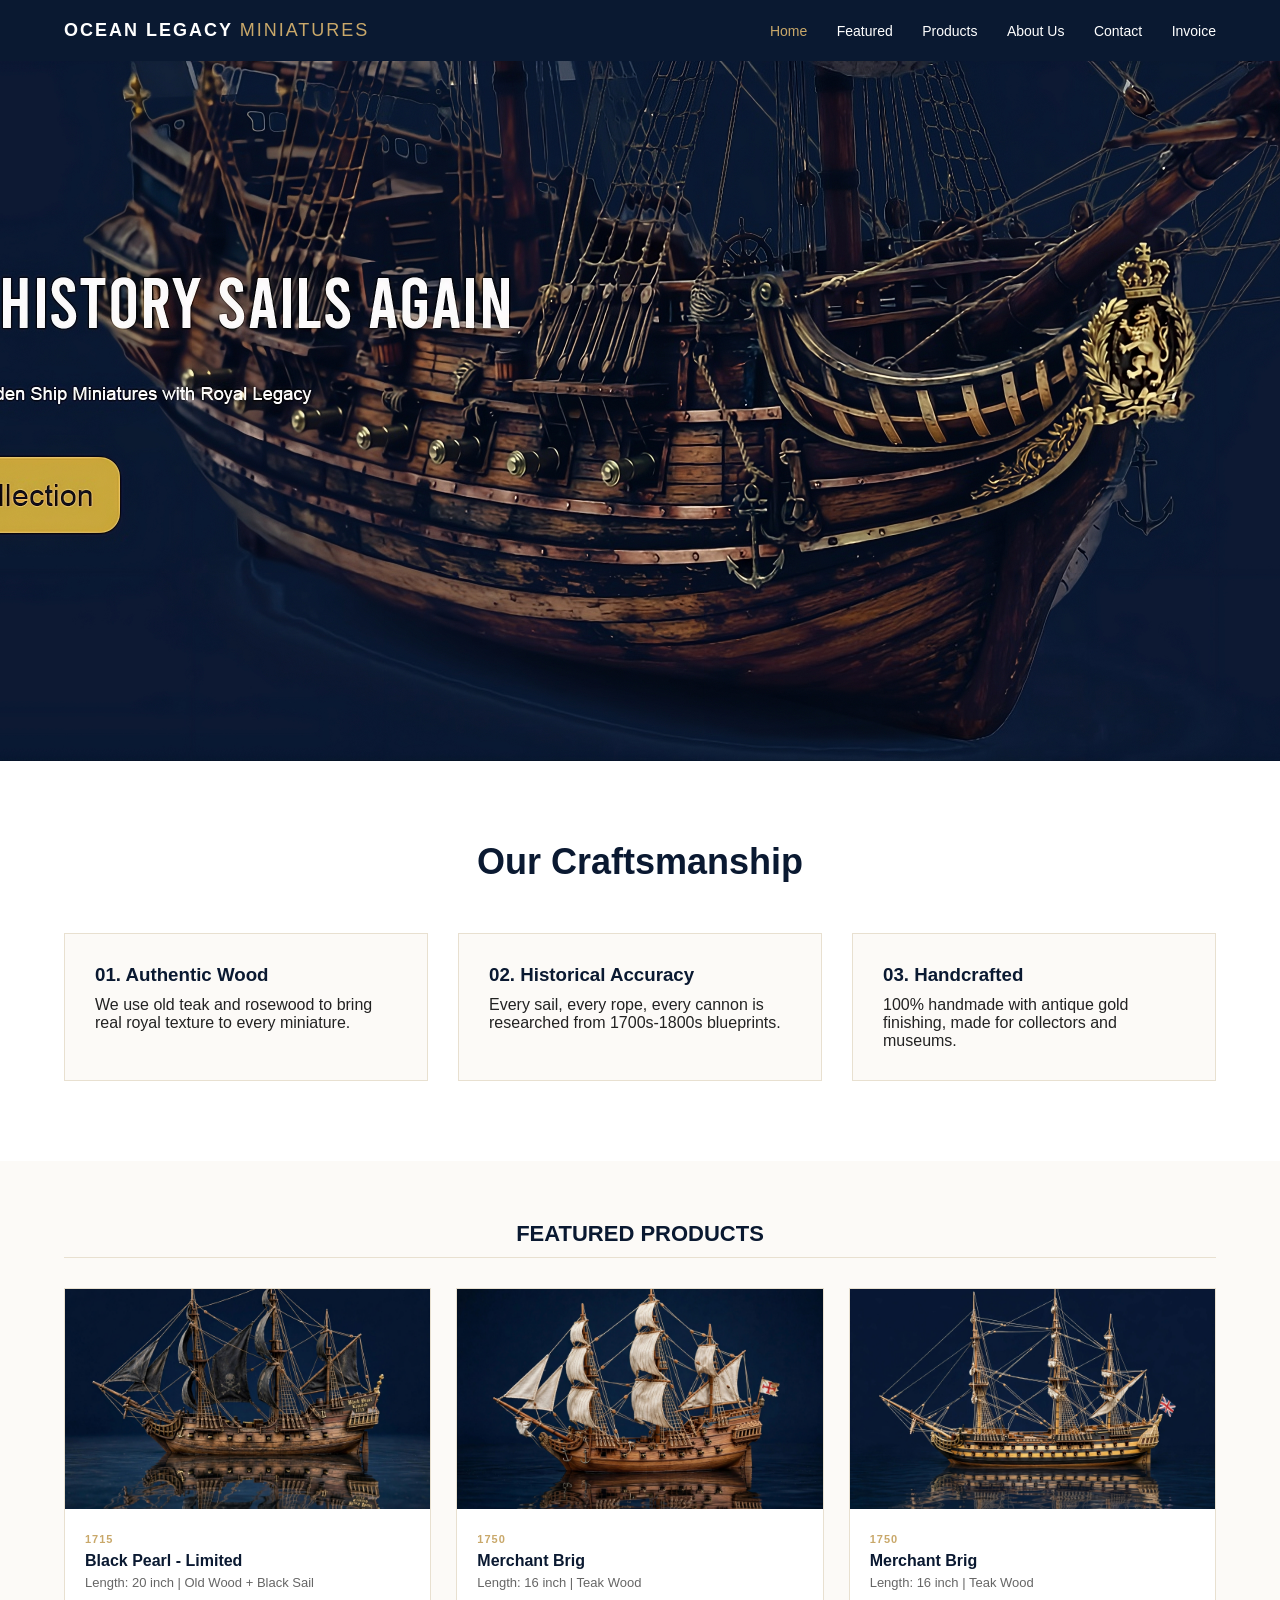
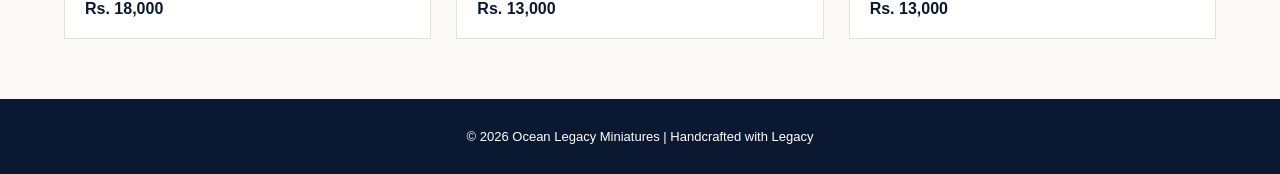
<file: index.html>
<!DOCTYPE html>
<html lang="en">
<head>
    <meta charset="UTF-8">
    <meta name="viewport" content="width=device-width, initial-scale=1.0">
    <title>Ocean Legacy Miniatures | Where History Sails Again</title>
    <link rel="stylesheet" href="style.css">
</head>
<body>

    <header class="navbar">
        <div class="logo">OCEAN LEGACY <span>MINIATURES</span></div>
        <nav>
            <a href="index.html" class="active">Home</a>
            <a href="featured.html">Featured</a>
            <a href="products.html">Products</a>
            <a href="about.html">About Us</a>
            <a href="contact.html">Contact</a>
            <a href="invoice.html" >Invoice</a>
        </nav>
    </header>

    <!-- banner -->
    <section class="full-banner">
        <img src="upscalemedia-transformed.png" alt="Ocean Legacy Banner" usemap="#Map">
        <map name="Map">
            <area shape="rect" coords="887,750,1133,825" href="products.html" alt="">
            <area shape="rect" coords="123,398,366,470" href="products.html" alt="">
        </map>
    </section>

    <section class="details-section">
        <div class="container">
            <h2>Our Craftsmanship</h2>
            <div class="details-grid">
                <div class="detail-box">
                    <h3>01. Authentic Wood</h3>
                    <p>We use old teak and rosewood to bring real royal texture to every miniature.</p>
                </div>
                <div class="detail-box">
                    <h3>02. Historical Accuracy</h3>
                    <p>Every sail, every rope, every cannon is researched from 1700s-1800s blueprints.</p>
                </div>
                <div class="detail-box">
                    <h3>03. Handcrafted</h3>
                    <p>100% handmade with antique gold finishing, made for collectors and museums.</p>
                </div>
            </div>
        </div>
    </section>

    <section class="product-category alt-bg">
        <div class="container">
            <h1 class="cat-title2">FEATURED PRODUCTS</h1>
            <div class="product-grid">
                <div class="product-card">
                    <a class="card-img" href="#ship1"><img src="a (4).jpg" alt="Black Pearl - Limited"></a>
                    <div class="card-info">
                        <span class="year">1715</span>
                        <h4>Black Pearl - Limited</h4>
                        <p>Length: 20 inch | Old Wood + Black Sail</p>
                        <div class="price">Rs. 18,000</div>
                    </div>
                </div>
                <div class="product-card">
                    <a class="card-img" href="#ship2"><img src="a (1).jpg" alt="Merchant Brig"></a>
                    <div class="card-info">
                        <span class="year">1750</span>
                        <h4>Merchant Brig</h4>
                        <p>Length: 16 inch | Teak Wood</p>
                        <div class="price">Rs. 13,000</div>
                    </div>
                </div>
                <div class="product-card">
                    <a class="card-img" href="#ship3"><img src="a (2).jpg" alt="Merchant Brig"></a>
                    <div class="card-info">
                        <span class="year">1750</span>
                        <h4>Merchant Brig</h4>
                        <p>Length: 16 inch | Teak Wood</p>
                        <div class="price">Rs. 13,000</div>
                    </div>
                </div>
            </div>
        </div>
    </section>

    <div class="modal" id="ship1">
        <a href="#" class="modal-bg"></a>
        <div class="modal-box">
            <a href="#" class="modal-close">&times;</a>
            <div class="modal-img"><img src="a (4).jpg" alt="Black Pearl - Limited"></div>
            <div class="modal-info">
                <span class="year">1715</span>
                <h3>Black Pearl - Limited</h3>
                <p>20 inch | Old Wood + Black Sail</p>
                <div class="modal-price">Rs. 18,000</div>
                <a href="contact.html" class="btn-buy">Buy Now</a>
                <a href="contact.html" class="btn-cart">Add to Cart</a>
            </div>
        </div>
    </div>

    <div class="modal" id="ship2">
        <a href="#" class="modal-bg"></a>
        <div class="modal-box">
            <a href="#" class="modal-close">&times;</a>
            <div class="modal-img"><img src="a (1).jpg" alt="Merchant Brig"></div>
            <div class="modal-info">
                <span class="year">1750</span>
                <h3>Merchant Brig</h3>
                <p>16 inch | Teak Wood</p>
                <div class="modal-price">Rs. 13,000</div>
                <a href="contact.html" class="btn-buy">Buy Now</a>
                <a href="contact.html" class="btn-cart">Add to Cart</a>
            </div>
        </div>
    </div>

    <div class="modal" id="ship3">
        <a href="#" class="modal-bg"></a>
        <div class="modal-box">
            <a href="#" class="modal-close">&times;</a>
            <div class="modal-img"><img src="a (2).jpg" alt="Merchant Brig"></div>
            <div class="modal-info">
                <span class="year">1750</span>
                <h3>Merchant Brig</h3>
                <p>16 inch | Teak Wood</p>
                <div class="modal-price">Rs. 13,000</div>
                <a href="contact.html" class="btn-buy">Buy Now</a>
                <a href="contact.html" class="btn-cart">Add to Cart</a>
            </div>
        </div>
    </div>

    <footer>
        <p>© 2026 Ocean Legacy Miniatures | Handcrafted with Legacy</p>
    </footer>

</body>
</html>
</file>
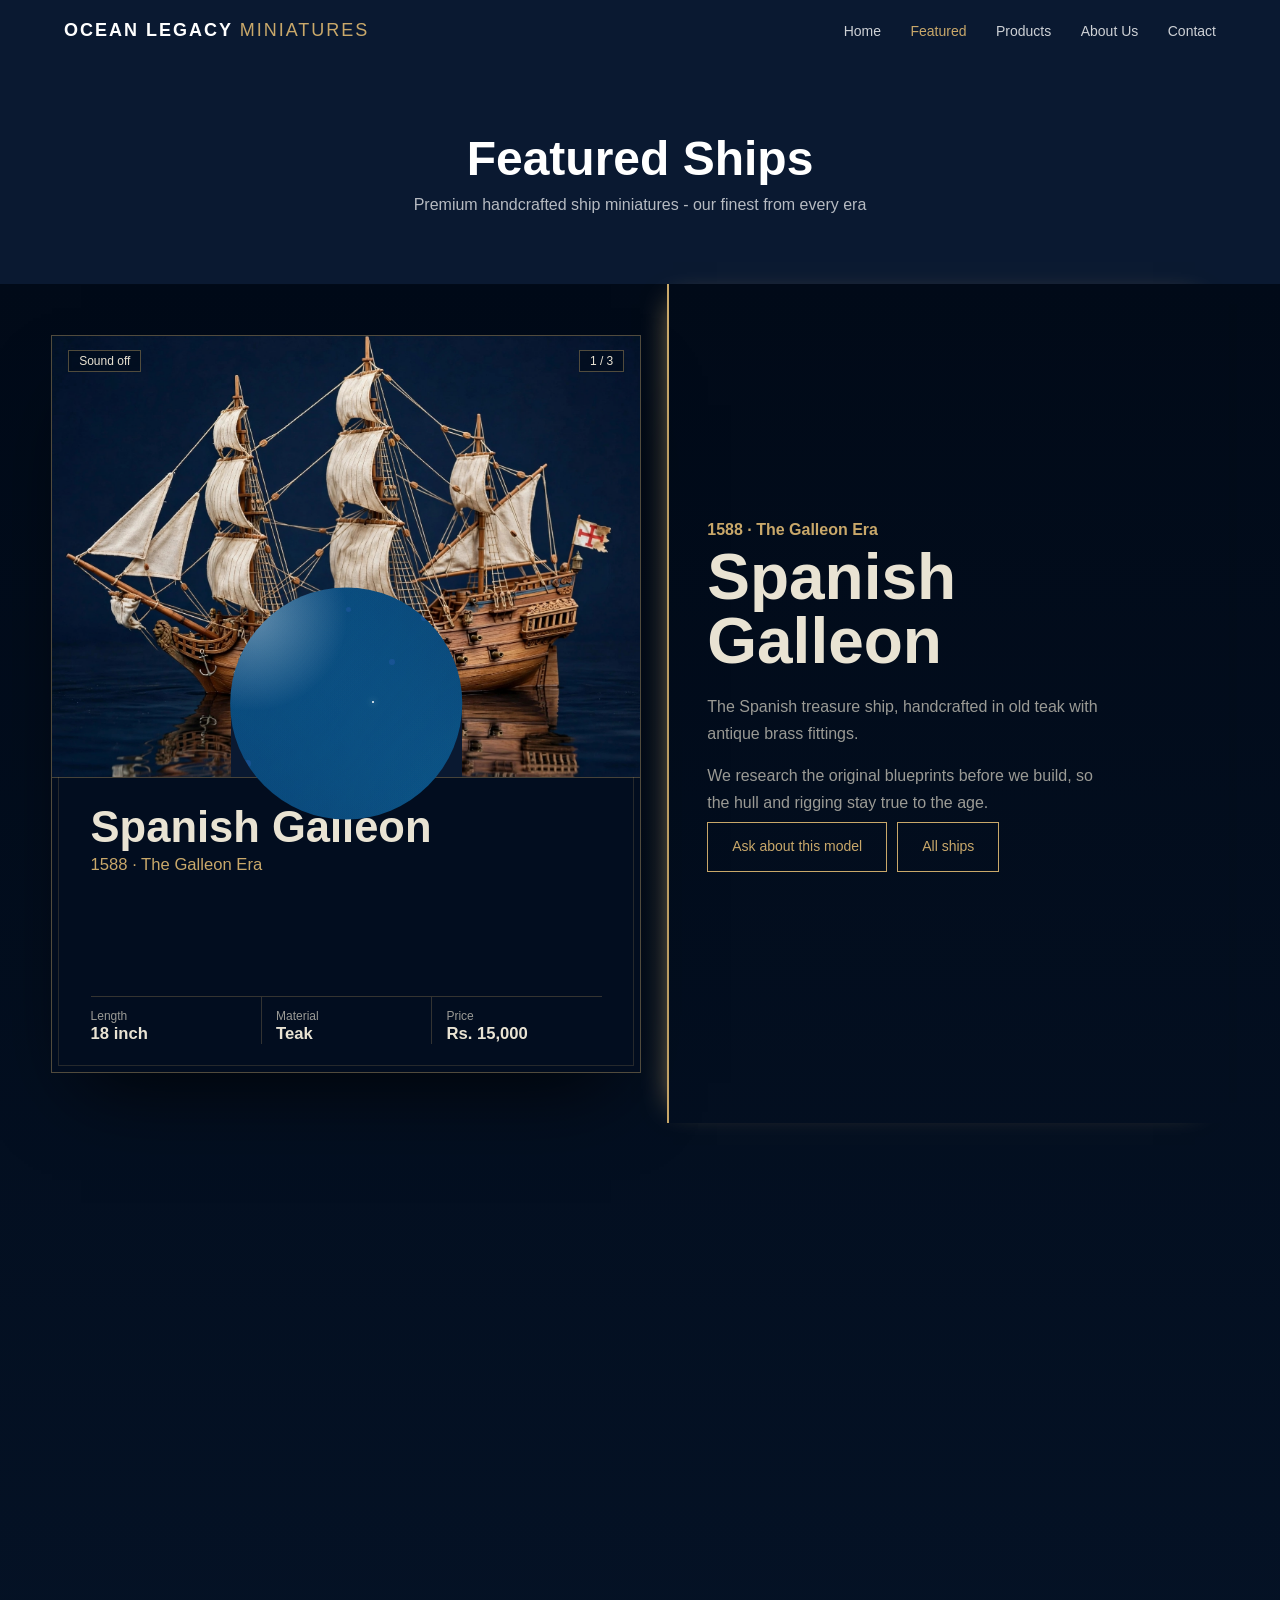
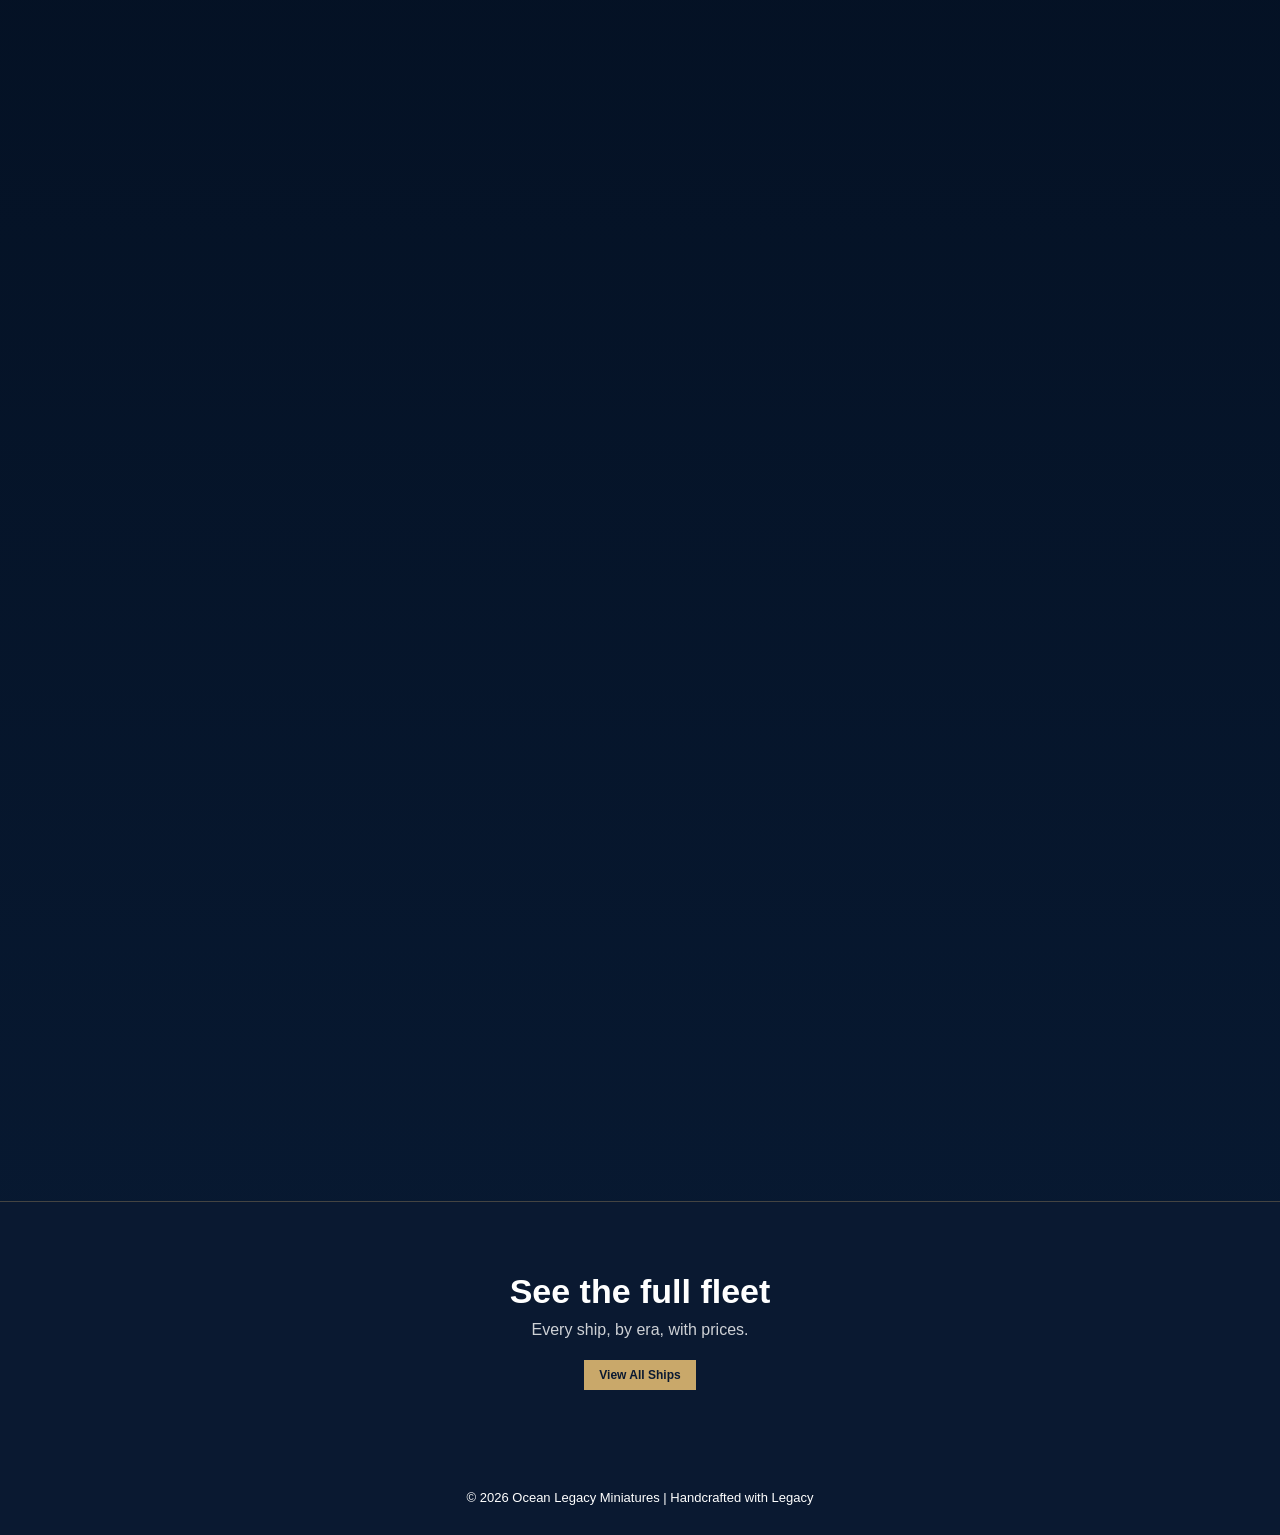
<file: featured.html>
<!DOCTYPE html>
<html lang="en">
<head>
<meta charset="UTF-8">
<meta name="viewport" content="width=device-width, initial-scale=1.0">
<title>Featured - Ocean Legacy Miniatures</title>
<style>
/* ===== Base + site theme (copied from style.css so this page is fully self-contained) ===== */
*{margin:0;padding:0;box-sizing:border-box;font-family:'Segoe UI',sans-serif}
:root{--gold:#c9a86a;--ink:#e9e3d3;--mute:rgba(233,227,211,.66);--navy:#010a18;--navy2:#081a33;--site:#0a1931;--nav:64px}
body{background:#f8f6f1;color:#1a1a1a}
.navbar{display:flex;justify-content:space-between;align-items:center;padding:20px 5%;background:var(--site);color:#fff;position:sticky;top:0;z-index:100}
.logo{font-weight:800;letter-spacing:2px;font-size:18px}
.logo span{font-weight:300;color:var(--gold)}
.navbar nav a{color:#fff;text-decoration:none;margin-left:25px;font-size:14px;opacity:.8}
.navbar nav a.active,.navbar nav a:hover{opacity:1;color:var(--gold)}
.page-header{padding:70px 5%;background:var(--site);color:#fff;text-align:center}
.page-header h1{font-size:48px}
.page-header p{opacity:.7;margin-top:10px}
footer{padding:30px;text-align:center;background:var(--site);color:#fff;font-size:13px}
.btn-small{display:inline-block;margin-top:15px;padding:8px 15px;background:var(--gold);color:var(--site);text-decoration:none;font-size:12px;font-weight:700}
@media(max-width:768px){.navbar{flex-direction:column;gap:10px}.navbar nav a{margin:0 10px}.page-header h1{font-size:34px}}

/* ===== Featured showcase ===== */
#bar{position:fixed;top:0;left:0;width:100%;height:3px;background:var(--gold);transform:scaleX(0);transform-origin:0 50%;z-index:200;will-change:transform}
.showcase{background:linear-gradient(180deg,var(--navy) 0%,var(--navy2) 100%);color:var(--ink)}
.featured{display:grid;grid-template-columns:minmax(0,1.05fr) minmax(0,1fr);gap:2vw;padding:0 4vw}
.stage{position:sticky;top:var(--nav);height:calc(100vh - var(--nav));display:grid;place-items:center}
.card{position:relative;width:100%;height:min(82vh,calc(100vh - var(--nav) - 24px));overflow:hidden;cursor:pointer;border:1px solid rgba(201,168,106,.4);background:#020d1f;box-shadow:0 40px 80px -30px rgba(0,0,0,.8),inset 0 0 0 6px #020d1f,inset 0 0 0 7px rgba(201,168,106,.18);outline-offset:4px}
.card:focus-visible{outline:2px solid var(--gold)}

/* Slide: 60% image / 40% text */
.slide{position:absolute;inset:0;display:grid;grid-template-rows:60% 40%;opacity:0;visibility:hidden}
.slide.on{opacity:1;visibility:visible}
.media{position:relative;overflow:hidden;background:var(--site)}
.m{position:absolute;inset:0;will-change:transform;transform:scale(1.05)}
.m img,.m video{position:absolute;inset:0;width:100%;height:100%;object-fit:cover}
.slide.on .m{animation:bob 5s ease-in-out infinite} /* POST-WASH: floating on water */
@keyframes bob{0%,100%{transform:scale(1.05) translateY(0) rotate(0)}50%{transform:scale(1.05) translateY(-4px) rotate(.6deg)}}
.sinfo{padding:clamp(16px,3vh,32px) clamp(20px,3vw,40px);display:flex;flex-direction:column;justify-content:space-between;border-top:1px solid rgba(201,168,106,.35)}
.sinfo h3{font-size:clamp(28px,3.4vw,46px);line-height:1.05}
.sub{font-size:clamp(14px,1.3vw,17px);color:var(--gold);margin-top:4px}
.specs{display:grid;grid-template-columns:repeat(3,1fr);border-top:1px solid rgba(201,168,106,.25)}
.specs div{padding:12px 0 0}
.specs div+div{padding-left:14px;border-left:1px solid rgba(201,168,106,.25)}
.specs dt{font-size:12px;color:var(--mute)}
.specs dd{font-size:clamp(14px,1.3vw,18px);font-weight:700;line-height:1.3}
.count,#snd{position:absolute;top:14px;z-index:6;font-size:12px;color:var(--ink);background:rgba(1,10,24,.6);padding:3px 10px;border:1px solid rgba(201,168,106,.4)}
.count{right:16px}
#snd{left:16px;cursor:pointer}
#snd:focus-visible{outline:2px solid var(--gold)}

/* ===== ROUND WASH: clip-path circle + 4 ocean layers + particles + ripples ===== */
.water{position:absolute;inset:0;z-index:5;display:none;clip-path:circle(0% at 50% 50%);pointer-events:none;overflow:hidden;background:var(--navy)}
.water.run{display:block}
.lyr{position:absolute;inset:-50%;will-change:transform;animation:spin linear infinite;animation-play-state:paused}
.run .lyr,.run .pt,.run .ring{animation-play-state:running}
@keyframes spin{to{transform:rotate(360deg)}}
.l1{background:radial-gradient(circle at 28% 32%,#052250 0,transparent 42%),radial-gradient(circle at 72% 70%,#031a40 0,transparent 40%),#010a18;animation-duration:8s}
.l2{background:radial-gradient(ellipse at 35% 62%,rgba(10,60,120,.6),transparent 52%),radial-gradient(ellipse at 70% 28%,rgba(10,60,120,.6),transparent 48%);animation-duration:5s;animation-direction:reverse}
.l3{background:radial-gradient(ellipse at 62% 58%,rgba(20,140,200,.5),transparent 46%),radial-gradient(ellipse at 24% 30%,rgba(20,140,200,.5),transparent 40%);animation-duration:3.5s}
.l4{background:radial-gradient(circle at 20% 68%,rgba(255,255,255,.55),transparent 12%),radial-gradient(circle at 68% 24%,rgba(255,255,255,.5),transparent 10%),radial-gradient(circle at 80% 78%,rgba(255,255,255,.45),transparent 13%),radial-gradient(circle at 42% 44%,rgba(255,255,255,.35),transparent 9%);animation-duration:2s}
.ring{position:absolute;left:30%;top:30%;width:40%;aspect-ratio:1;border-radius:50%;border:2px solid rgba(255,255,255,.6);opacity:0;animation:ripple 1.8s ease-out infinite;animation-play-state:paused;will-change:transform,opacity}
.ring:nth-of-type(2){animation-delay:.45s}.ring:nth-of-type(3){animation-delay:.9s}
@keyframes ripple{0%{transform:scale(.15);opacity:.9}100%{transform:scale(3.4);opacity:0}}
.pt{position:absolute;border-radius:50%;animation:drift ease-in-out infinite alternate;animation-play-state:paused;will-change:transform}
@keyframes drift{to{transform:translate3d(var(--dx),var(--dy),0)}}
.pt.deep{background:rgba(40,90,170,.45)}
.pt.mid{background:rgba(140,200,240,.65)}
.pt.top{background:#fff;box-shadow:0 0 6px rgba(255,255,255,.9)}

/* Right column: scroll sections */
.panel{min-height:calc(100vh - var(--nav));display:flex;align-items:center;padding:0 3vw;border-left:2px solid transparent;opacity:.25;transition:opacity .6s,border-color .6s,box-shadow .6s}
.panel.on{opacity:1;border-left-color:var(--gold);box-shadow:-14px 0 28px -20px rgba(201,168,106,.8)}
.panel .in{max-width:46ch}
.rv{opacity:0;transform:translateY(20px);transition:opacity .7s,transform .7s}
.panel.on .rv{opacity:1;transform:none}
.panel.on .rv:nth-child(2){transition-delay:.12s}.panel.on .rv:nth-child(3){transition-delay:.24s}.panel.on .rv:nth-child(4){transition-delay:.36s}
.era{color:var(--gold);font-size:16px;font-weight:600}
.panel h2{font-size:clamp(40px,5vw,72px);line-height:1;margin:6px 0 20px}
.panel p{color:var(--mute);margin-bottom:14px;line-height:1.7}
.cta{display:inline-block;margin:6px 10px 0 0;padding:12px 24px;border:1px solid var(--gold);color:var(--gold);text-decoration:none;font-size:14px;transition:background .3s,color .3s}
.cta:hover,.cta:focus-visible{background:var(--gold);color:var(--site);outline:none}

.more{padding:70px 5%;text-align:center;background:var(--site);color:#fff;border-top:1px solid rgba(201,168,106,.3)}
.more h3{font-size:34px;margin-bottom:10px}
.more p{opacity:.8;margin-bottom:6px}

@media(max-width:768px){
  .featured{display:block}
  .stage{height:60vh;z-index:10;background:var(--navy)}
  .card{height:calc(60vh - 12px)}
  .panel{min-height:40vh;padding:0 4vw}
  .panel h2{font-size:34px;margin-bottom:10px}
  .panel p{font-size:14px;margin-bottom:8px}
  .sinfo h3{font-size:24px}
}
@media(prefers-reduced-motion:reduce){.slide.on .m{animation:none}.rv{transition:none}}
</style>
</head>
<body>
<div id="bar"></div>

<header class="navbar" id="navbar">
    <div class="logo">OCEAN LEGACY <span>MINIATURES</span></div>
    <nav>
         <a href="index.html" >Home</a>
        <a href="featured.html" class="active">Featured</a>
        <a href="products.html">Products</a>
        <a href="about.html">About Us</a>
        <a href="contact.html">Contact</a>
    </nav>
</header>

<section class="page-header">
    <h1>Featured Ships</h1>
    <p>Premium handcrafted ship miniatures - our finest from every era</p>
</section>

<main class="showcase">
  <section class="featured" aria-label="Featured ships">
    <div class="stage">
      <div class="card" id="card" tabindex="0" role="button" aria-label="Featured ship card. Activate to replay the water wash.">
        <button id="snd" type="button" aria-pressed="false">Sound off</button>
        <div class="count" id="count"></div>
        <!-- ROUND WASH: water overlay (particles are added by JS) -->
        <div class="water" id="water" aria-hidden="true">
          <div class="lyr l1"></div><div class="lyr l2"></div><div class="lyr l3"></div><div class="lyr l4"></div>
          <i class="ring"></i><i class="ring"></i><i class="ring"></i>
        </div>
      </div>
    </div>
    <div class="panels" id="panels"></div>
  </section>

  <section class="more">
    <h3>See the full fleet</h3>
    <p>Every ship, by era, with prices.</p>
    <a href="products.html" class="btn-small">View All Ships</a>
  </section>
</main>

<footer><p>© 2026 Ocean Legacy Miniatures | Handcrafted with Legacy</p></footer>

<script>
(() => {
  // Featured ships (details and photos from your products page)
  const ships = [
    {id:'spanish-galleon', img:'a (1).jpg', name:'Spanish Galleon', era:'1588 · The Galleon Era', len:'18 inch', mat:'Teak', price:'Rs. 15,000',
     t:'The Spanish treasure ship, handcrafted in old teak with antique brass fittings.',
     t2:'We research the original blueprints before we build, so the hull and rigging stay true to the age.'},
    {id:'black-pearl', img:'a (4).jpg', name:'Black Pearl - Limited', era:'1715 · The Pirate Era', len:'20 inch', mat:'Old wood + black sail', price:'Rs. 18,000',
     t:'A limited-run pirate ship in old wood, with its black sail.',
     t2:'Around 500 hours of handwork go into every ship, and every one is 100% handmade.'},
    {id:'hms-victory', img:'a (2).jpg', name:'HMS Victory', era:'1805 · The Warship Era', len:'24 inch', mat:'Museum quality', price:'Rs. 25,000',
     t:"Nelson's flagship and the pride of the Royal Navy, built to museum quality.",
     t2:'Every sail, rope and cannon is researched from period blueprints and finished by hand.'}
  ];

  const card = document.getElementById('card'), water = document.getElementById('water'),
        panelsEl = document.getElementById('panels'), count = document.getElementById('count'),
        navbar = document.getElementById('navbar');
  const reduce = matchMedia('(prefers-reduced-motion: reduce)').matches;

  // Measure the real sticky navbar height so the card sits right below it
  const setNav = () => document.documentElement.style.setProperty('--nav', navbar.offsetHeight + 'px');
  setNav(); addEventListener('resize', setNav);

  // Build slides (inside the card, under the water) and text panels
  ships.forEach((s, i) => {
    const slide = document.createElement('article');
    slide.className = 'slide' + (i ? '' : ' on');
    slide.innerHTML = `<div class="media"><div class="m">
        <img src="${s.img}" alt="${s.name}">
        <video muted loop playsinline preload="metadata"${i ? '' : ' autoplay'}><source src="${s.id}.mp4" type="video/mp4" onerror="this.parentNode.remove()"></video>
      </div></div>
      <div class="sinfo"><div><h3>${s.name}</h3><div class="sub">${s.era}</div></div>
      <dl class="specs"><div><dt>Length</dt><dd>${s.len}</dd></div><div><dt>Material</dt><dd>${s.mat}</dd></div><div><dt>Price</dt><dd>${s.price}</dd></div></dl></div>`;
    card.insertBefore(slide, water);
    const p = document.createElement('section');
    p.className = 'panel' + (i ? '' : ' on'); p.dataset.i = i;
    p.innerHTML = `<div class="in"><div class="era rv">${s.era}</div><h2 class="rv">${s.name}</h2>
      <p class="rv">${s.t}</p><p class="rv">${s.t2}<br><a class="cta" href="contact.html">Ask about this model</a><a class="cta" href="products.html">All ships</a></p></div>`;
    panelsEl.appendChild(p);
  });
  const slides = [...card.querySelectorAll('.slide')], panels = [...document.querySelectorAll('.panel')];
  let cur = 0, busy = false, pending = null, soundOn = false, ctx = null;
  count.textContent = `1 / ${ships.length}`;

  // ROUND WASH LOGIC: 40 particles (deep = dim/slow, mid = light/medium, surface = white/fast)
  const kinds = [['deep', 14, 4, 8], ['mid', 8, 3, 6], ['top', 4, 2, 4]];
  for (let i = 0; i < 40; i++) {
    const [cls, dur, min, max] = kinds[i < 14 ? 0 : i < 28 ? 1 : 2];
    const p = document.createElement('i'), sz = min + Math.random() * (max - min);
    p.className = 'pt ' + cls;
    p.style.cssText = `left:${Math.random() * 96}%;top:${Math.random() * 96}%;width:${sz}px;height:${sz}px;` +
      `--dx:${(Math.random() - .5) * 90}px;--dy:${(Math.random() - .5) * 90}px;animation-duration:${dur * (.7 + Math.random() * .6)}s`;
    water.appendChild(p);
  }

  // Swap image + text while the water fully covers the card, so the cut is never seen
  function swap(i) {
    cur = i;
    slides.forEach((s, k) => {
      const on = k === i, v = s.querySelector('video');
      s.classList.toggle('on', on);
      if (v) on ? v.play().catch(() => {}) : v.pause();
    });
    count.textContent = `${i + 1} / ${ships.length}`;
  }

  // ROUND WASH LOGIC: circle grows 0 -> 150% from the centre, swap at ~55%, then the water fades out
  function wash(i) {
    if (busy) { pending = i; return; }
    busy = true; pending = null;
    if (reduce) { swap(i); busy = false; return; }
    const dur = 2200, at = r => `circle(${r}% at 50% 50%)`;
    water.classList.add('run');
    const a = water.animate([
      { clipPath: at(0), opacity: 1, offset: 0, easing: 'cubic-bezier(.25,.1,.3,1)' },
      { clipPath: at(85), opacity: 1, offset: .5, easing: 'ease-out' },
      { clipPath: at(150), opacity: 1, offset: .75 },
      { clipPath: at(150), opacity: 0, offset: 1 }
    ], { duration: dur, fill: 'forwards' });
    setTimeout(() => swap(i), dur * .55);
    splash();
    a.onfinish = () => {
      a.cancel(); water.classList.remove('run'); busy = false;
      if (pending !== null && pending !== cur) wash(pending);
    };
  }

  // Active-section detection (threshold 0.6). On mobile the sticky card hides the top 60% of the screen.
  const mobile = matchMedia('(max-width: 768px)');
  let io;
  function observe() {
    if (io) io.disconnect();
    const nav = navbar.offsetHeight, top = mobile.matches ? Math.round(innerHeight * .6 + nav) : nav;
    io = new IntersectionObserver(es => es.forEach(e => {
      if (!e.isIntersecting) return;
      const i = +e.target.dataset.i;
      panels.forEach((p, k) => p.classList.toggle('on', k === i));
      if (i !== cur) wash(i);
    }), { threshold: .6, rootMargin: `-${top}px 0px 0px 0px` });
    panels.forEach(p => io.observe(p));
  }
  observe(); mobile.addEventListener('change', observe);

  // Click the card (or press Enter/Space) to replay the wash
  card.addEventListener('click', e => { if (e.target.id !== 'snd') wash(cur); });
  card.addEventListener('keydown', e => { if ((e.key === 'Enter' || e.key === ' ') && e.target === card) { e.preventDefault(); wash(cur); } });

  // Optional splash sound (off by default)
  document.getElementById('snd').addEventListener('click', e => {
    soundOn = !soundOn;
    e.target.textContent = soundOn ? 'Sound on' : 'Sound off';
    e.target.setAttribute('aria-pressed', soundOn);
    if (soundOn) { ctx = ctx || new (window.AudioContext || window.webkitAudioContext)(); ctx.resume(); splash(); }
  });
  function splash() {
    if (!soundOn || !ctx) return;
    const n = ctx.createBuffer(1, ctx.sampleRate * .6, ctx.sampleRate), d = n.getChannelData(0);
    for (let i = 0; i < d.length; i++) d[i] = (Math.random() * 2 - 1) * (1 - i / d.length);
    const src = ctx.createBufferSource(), f = ctx.createBiquadFilter(), g = ctx.createGain(), t = ctx.currentTime;
    src.buffer = n; f.type = 'lowpass'; f.frequency.setValueAtTime(1800, t); f.frequency.exponentialRampToValueAtTime(300, t + .6);
    g.gain.setValueAtTime(.12, t); g.gain.exponentialRampToValueAtTime(.001, t + .6);
    src.connect(f); f.connect(g); g.connect(ctx.destination); src.start();
  }

  // Top gold scroll progress bar (transform only)
  const bar = document.getElementById('bar'); let tick = false;
  function prog() {
    const h = document.documentElement;
    bar.style.transform = `scaleX(${Math.min(1, h.scrollTop / Math.max(1, h.scrollHeight - h.clientHeight))})`;
    tick = false;
  }
  addEventListener('scroll', () => { if (!tick) { tick = true; requestAnimationFrame(prog); } }, { passive: true });
  prog();
})();
</script>
</body>
</html>
</file>
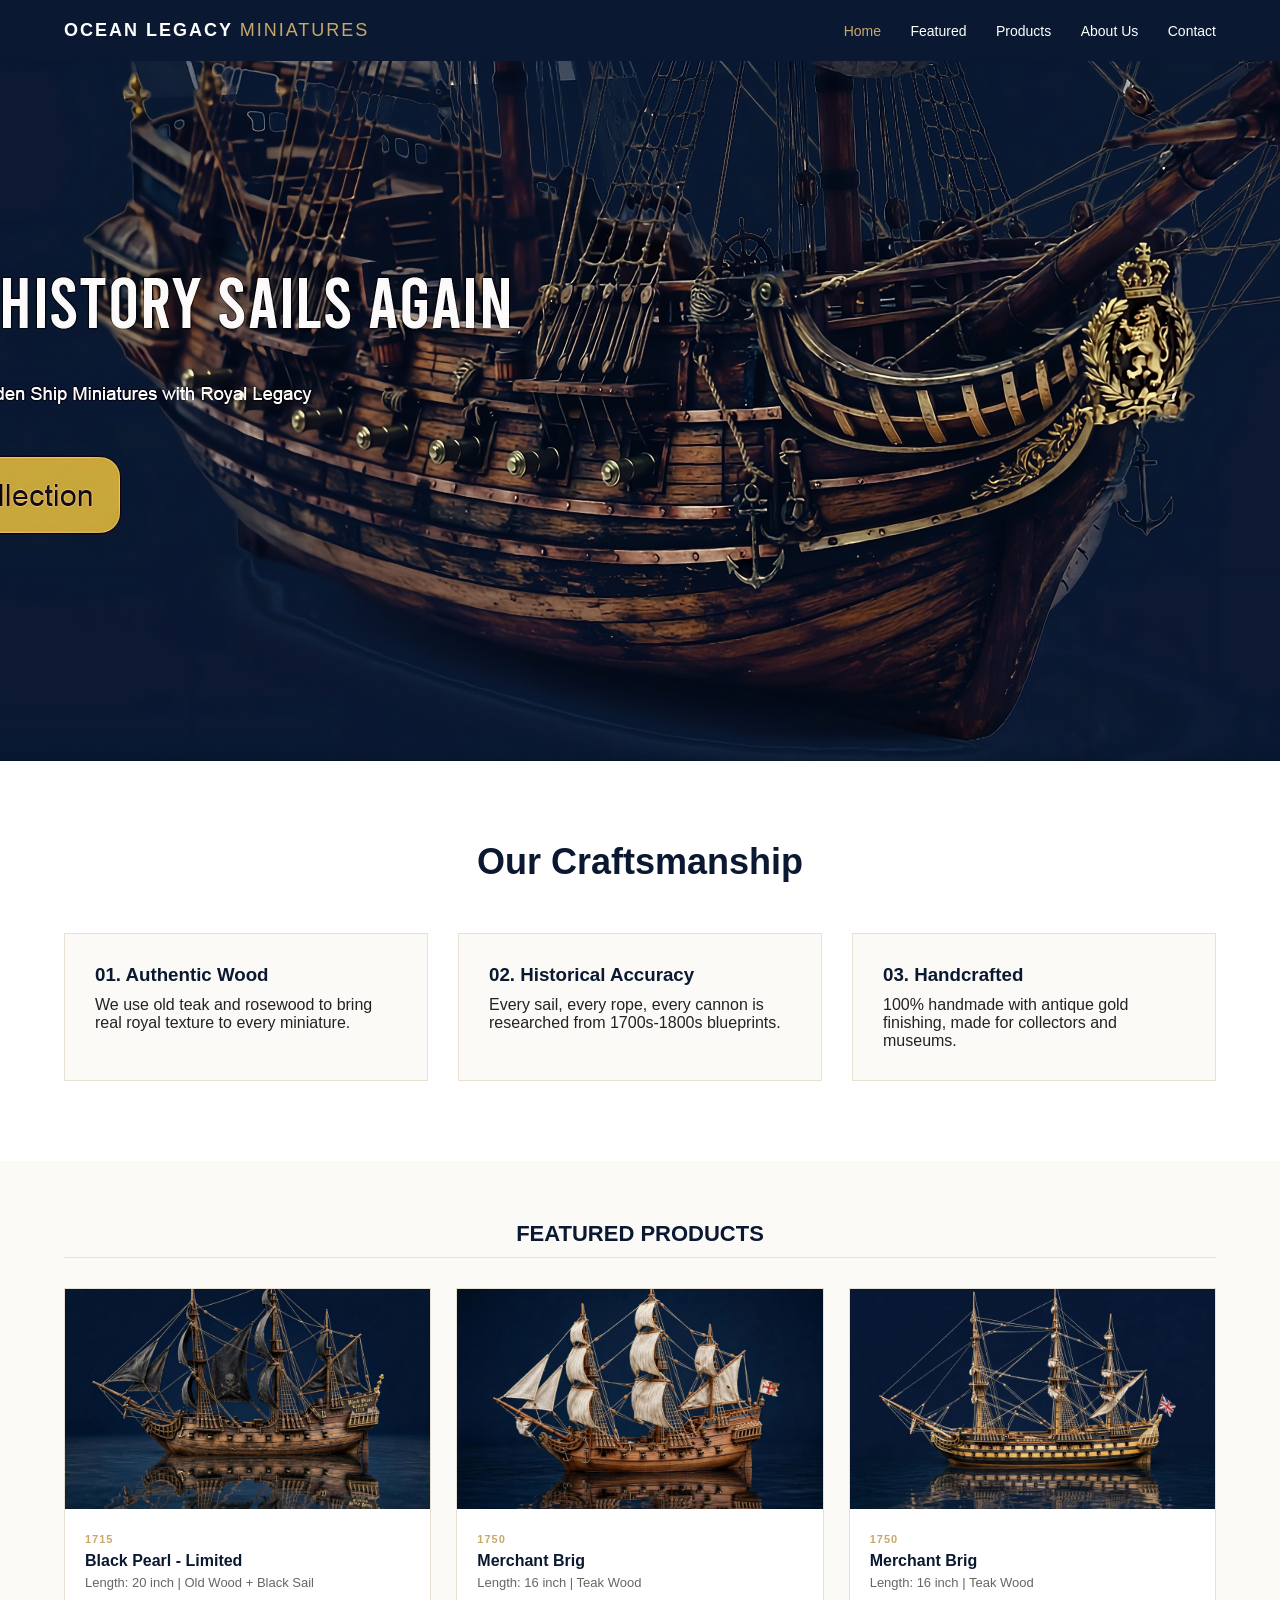
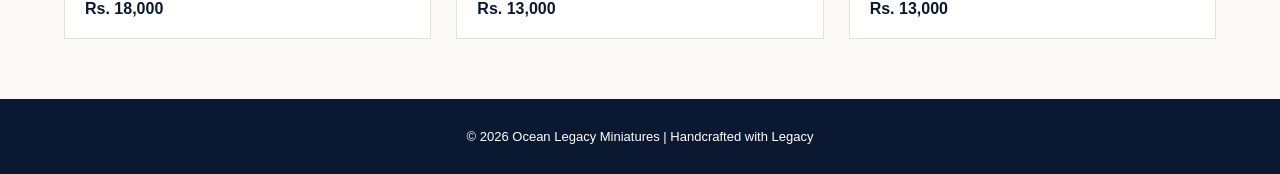
<file: home.html>
<!DOCTYPE html>
<html lang="en">
<head>
    <meta charset="UTF-8">
    <meta name="viewport" content="width=device-width, initial-scale=1.0">
    <title>Ocean Legacy Miniatures | Where History Sails Again</title>
    <link rel="stylesheet" href="style.css">
</head>
<body>

    <header class="navbar">
        <div class="logo">OCEAN LEGACY <span>MINIATURES</span></div>
        <nav>
            <a href="home.html" class="active">Home</a>
            <a href="featured.html">Featured</a>
            <a href="products.html">Products</a>
            <a href="about.html">About Us</a>
            <a href="contact.html">Contact</a>
        </nav>
    </header>

    <!-- banner -->
    <section class="full-banner">
        <img src="upscalemedia-transformed.png" alt="Ocean Legacy Banner" usemap="#Map">
        <map name="Map">
            <area shape="rect" coords="887,750,1133,825" href="products.html" alt="">
            <area shape="rect" coords="123,398,366,470" href="products.html" alt="">
        </map>
    </section>

    <section class="details-section">
        <div class="container">
            <h2>Our Craftsmanship</h2>
            <div class="details-grid">
                <div class="detail-box">
                    <h3>01. Authentic Wood</h3>
                    <p>We use old teak and rosewood to bring real royal texture to every miniature.</p>
                </div>
                <div class="detail-box">
                    <h3>02. Historical Accuracy</h3>
                    <p>Every sail, every rope, every cannon is researched from 1700s-1800s blueprints.</p>
                </div>
                <div class="detail-box">
                    <h3>03. Handcrafted</h3>
                    <p>100% handmade with antique gold finishing, made for collectors and museums.</p>
                </div>
            </div>
        </div>
    </section>

    <section class="product-category alt-bg">
        <div class="container">
            <h1 class="cat-title2">FEATURED PRODUCTS</h1>
            <div class="product-grid">
                <div class="product-card">
                    <a class="card-img" href="#ship1"><img src="a (4).jpg" alt="Black Pearl - Limited"></a>
                    <div class="card-info">
                        <span class="year">1715</span>
                        <h4>Black Pearl - Limited</h4>
                        <p>Length: 20 inch | Old Wood + Black Sail</p>
                        <div class="price">Rs. 18,000</div>
                    </div>
                </div>
                <div class="product-card">
                    <a class="card-img" href="#ship2"><img src="a (1).jpg" alt="Merchant Brig"></a>
                    <div class="card-info">
                        <span class="year">1750</span>
                        <h4>Merchant Brig</h4>
                        <p>Length: 16 inch | Teak Wood</p>
                        <div class="price">Rs. 13,000</div>
                    </div>
                </div>
                <div class="product-card">
                    <a class="card-img" href="#ship3"><img src="a (2).jpg" alt="Merchant Brig"></a>
                    <div class="card-info">
                        <span class="year">1750</span>
                        <h4>Merchant Brig</h4>
                        <p>Length: 16 inch | Teak Wood</p>
                        <div class="price">Rs. 13,000</div>
                    </div>
                </div>
            </div>
        </div>
    </section>

    <div class="modal" id="ship1">
        <a href="#" class="modal-bg"></a>
        <div class="modal-box">
            <a href="#" class="modal-close">&times;</a>
            <div class="modal-img"><img src="a (4).jpg" alt="Black Pearl - Limited"></div>
            <div class="modal-info">
                <span class="year">1715</span>
                <h3>Black Pearl - Limited</h3>
                <p>20 inch | Old Wood + Black Sail</p>
                <div class="modal-price">Rs. 18,000</div>
                <a href="contact.html" class="btn-buy">Buy Now</a>
                <a href="contact.html" class="btn-cart">Add to Cart</a>
            </div>
        </div>
    </div>

    <div class="modal" id="ship2">
        <a href="#" class="modal-bg"></a>
        <div class="modal-box">
            <a href="#" class="modal-close">&times;</a>
            <div class="modal-img"><img src="a (1).jpg" alt="Merchant Brig"></div>
            <div class="modal-info">
                <span class="year">1750</span>
                <h3>Merchant Brig</h3>
                <p>16 inch | Teak Wood</p>
                <div class="modal-price">Rs. 13,000</div>
                <a href="contact.html" class="btn-buy">Buy Now</a>
                <a href="contact.html" class="btn-cart">Add to Cart</a>
            </div>
        </div>
    </div>

    <div class="modal" id="ship3">
        <a href="#" class="modal-bg"></a>
        <div class="modal-box">
            <a href="#" class="modal-close">&times;</a>
            <div class="modal-img"><img src="a (2).jpg" alt="Merchant Brig"></div>
            <div class="modal-info">
                <span class="year">1750</span>
                <h3>Merchant Brig</h3>
                <p>16 inch | Teak Wood</p>
                <div class="modal-price">Rs. 13,000</div>
                <a href="contact.html" class="btn-buy">Buy Now</a>
                <a href="contact.html" class="btn-cart">Add to Cart</a>
            </div>
        </div>
    </div>

    <footer>
        <p>© 2026 Ocean Legacy Miniatures | Handcrafted with Legacy</p>
    </footer>

</body>
</html>
</file>
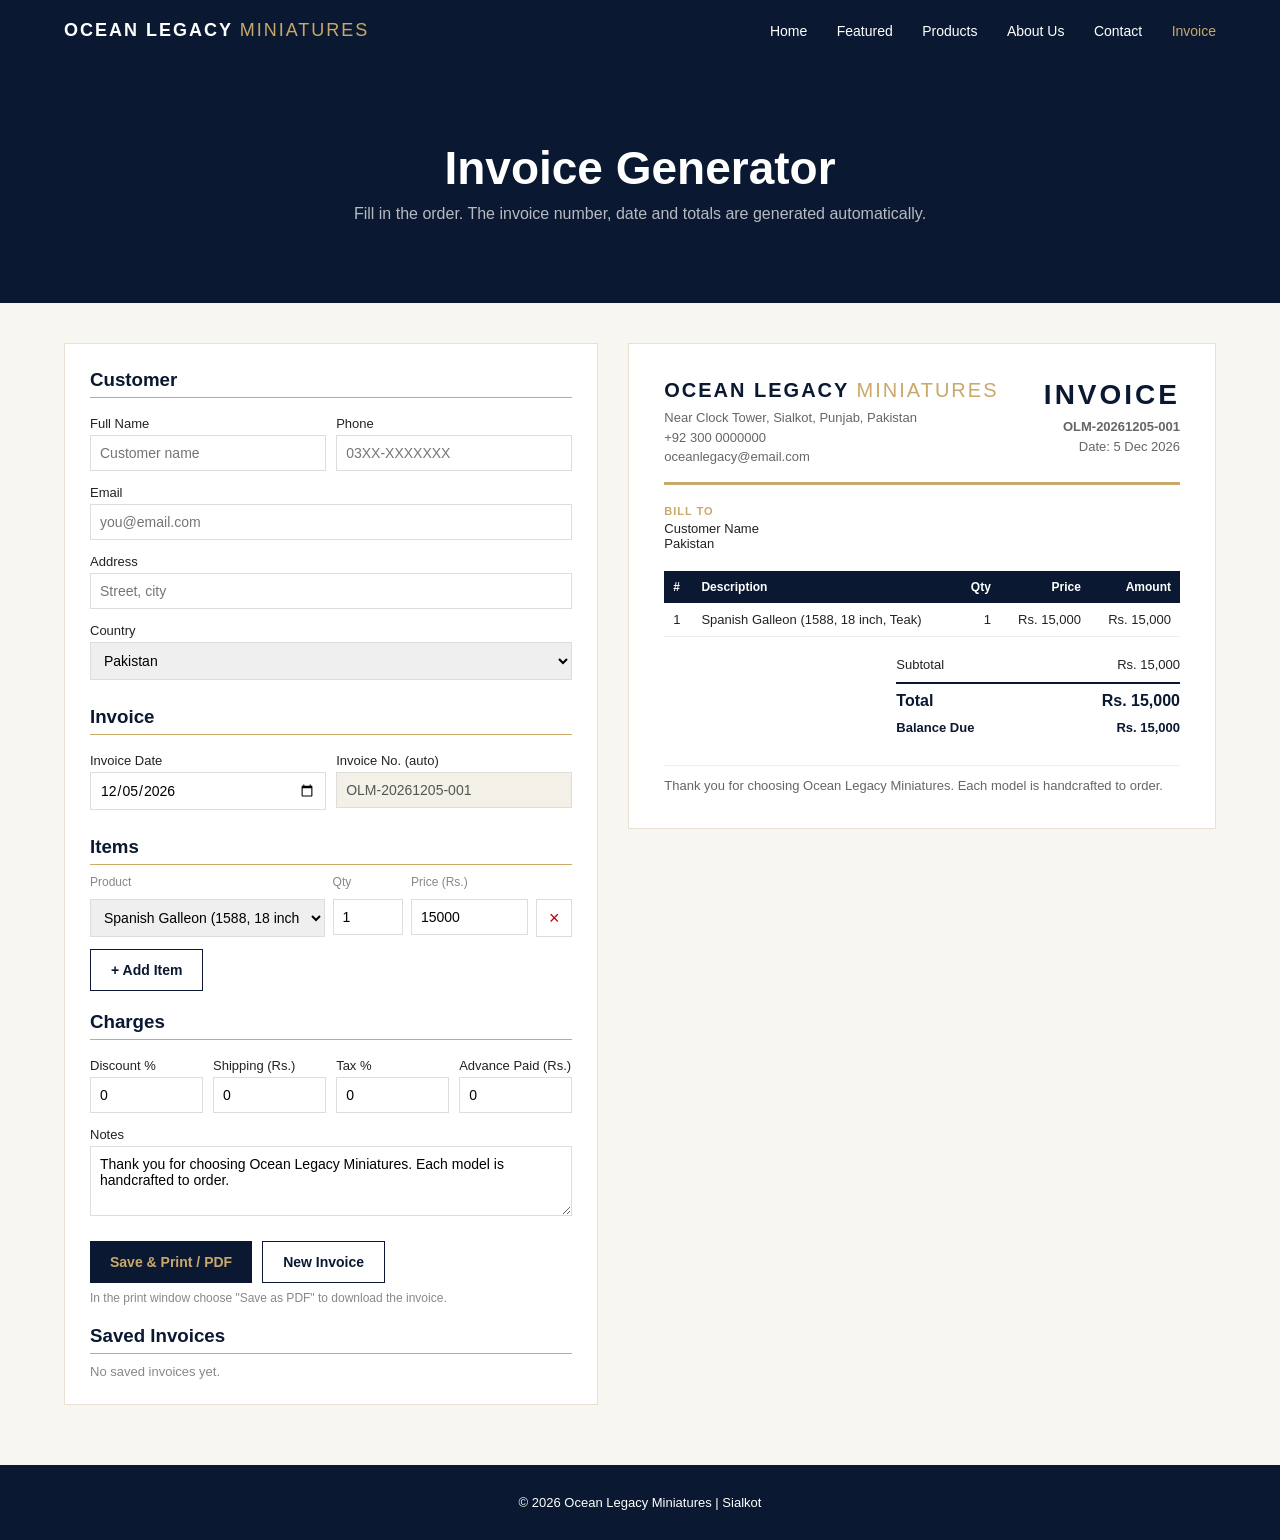
<file: invoice.html>
<!DOCTYPE html>
<html lang="en">
<head>
    <meta charset="UTF-8">
    <meta name="viewport" content="width=device-width, initial-scale=1.0">
    <title>Invoice Generator - Ocean Legacy Miniatures</title>
    <link rel="stylesheet" href="style.css">
    <link rel="stylesheet" href="invoice.css">
</head>
<body>

    <header class="navbar">
        <div class="logo">OCEAN LEGACY <span>MINIATURES</span></div>
        <nav>
            <a href="index.html">Home</a>
            <a href="featured.html">Featured</a>
            <a href="products.html">Products</a>
            <a href="about.html">About Us</a>
            <a href="contact.html">Contact</a>
            <a href="invoice.html" class="active">Invoice</a>
        </nav>
    </header>

    <section class="page-header">
        <h1>Invoice Generator</h1>
        <p>Fill in the order. The invoice number, date and totals are generated automatically.</p>
    </section>

    <section class="inv-section">
        <div class="container inv-layout">

            <!-- FORM -->
            <div class="inv-form">
                <h3>Customer</h3>
                <div class="inv-grid2">
                    <div><label>Full Name</label><input type="text" id="cName" placeholder="Customer name"></div>
                    <div><label>Phone</label><input type="tel" id="cPhone" placeholder="03XX-XXXXXXX"></div>
                </div>
                <label>Email</label>
                <input type="email" id="cEmail" placeholder="you@email.com">
                <label>Address</label>
                <input type="text" id="cAddress" placeholder="Street, city">
                <label>Country</label>
                <select id="cCountry">
                    <option>Pakistan</option>
                    <option>USA</option>
                    <option>India</option>
                    <option>UAE</option>
                    <option>Other</option>
                </select>

                <h3>Invoice</h3>
                <div class="inv-grid2">
                    <div><label>Invoice Date</label><input type="date" id="invDate"></div>
                    <div><label>Invoice No. (auto)</label><input type="text" id="invNoField" readonly></div>
                </div>

                <h3>Items</h3>
                <div class="inv-row inv-row-head">
                    <span>Product</span><span>Qty</span><span>Price (Rs.)</span><span></span>
                </div>
                <div id="items"></div>
                <button type="button" class="inv-btn inv-btn-light" id="addItem">+ Add Item</button>

                <h3>Charges</h3>
                <div class="inv-grid4">
                    <div><label>Discount %</label><input type="number" id="discount" min="0" max="100" value="0"></div>
                    <div><label>Shipping (Rs.)</label><input type="number" id="shipping" min="0" value="0"></div>
                    <div><label>Tax %</label><input type="number" id="tax" min="0" value="0"></div>
                    <div><label>Advance Paid (Rs.)</label><input type="number" id="advance" min="0" value="0"></div>
                </div>

                <label>Notes</label>
                <textarea id="notes">Thank you for choosing Ocean Legacy Miniatures. Each model is handcrafted to order.</textarea>

                <div class="inv-actions">
                    <button type="button" class="inv-btn" id="printBtn">Save &amp; Print / PDF</button>
                    <button type="button" class="inv-btn inv-btn-light" id="newBtn">New Invoice</button>
                </div>
                <p class="inv-hint">In the print window choose "Save as PDF" to download the invoice.</p>

                <h3>Saved Invoices</h3>
                <div id="history" class="inv-history"></div>
            </div>

            <!-- PREVIEW -->
            <div class="inv-preview-wrap">
                <div id="invoice" class="invoice"></div>
            </div>

        </div>
    </section>

    <footer><p>© 2026 Ocean Legacy Miniatures | Sialkot</p></footer>

    <script src="invoice.js"></script>
</body>
</html>
</file>
<file: style.css>
* {
    margin: 0;
    padding: 0;
    box-sizing: border-box;
}

body {
    font-family: 'Segoe UI', Arial, sans-serif;
    background: #f8f6f1;
    color: #222;
}

img {
    max-width: 100%;
}

.container {
    width: 90%;
    max-width: 1200px;
    margin: 0 auto;
}

/* navbar */
.navbar {
    display: flex;
    justify-content: space-between;
    align-items: center;
    background: #0a1931;
    padding: 20px 5%;
    position: sticky;
    top: 0;
    z-index: 100;
}

.logo {
    color: white;
    font-size: 18px;
    font-weight: 800;
    letter-spacing: 2px;
}

.logo span {
    color: #c9a86a;
    font-weight: 300;
}

.navbar nav a {
    color: white;
    text-decoration: none;
    font-size: 14px;
    margin-left: 25px;
}

.navbar nav a:hover,
.navbar nav a.active {
    color: #c9a86a;
}

/* page header */
.page-header {
    background: #0a1931;
    color: white;
    text-align: center;
    padding: 80px 5%;
}

.page-header h1 {
    font-size: 46px;
}

.page-header p {
    margin-top: 10px;
    opacity: 0.7;
}

.category-filter {
    margin-top: 25px;
}

.cat-btn {
    display: inline-block;
    border: 1px solid #c9a86a;
    color: #c9a86a;
    text-decoration: none;
    padding: 8px 18px;
    margin: 5px;
}

.cat-btn:hover,
.cat-btn.active {
    background: #c9a86a;
    color: #0a1931;
}

/* home */
.full-banner img {
    width: 100%;
    height: 700px;
    object-fit: cover;
    display: block;
    max-width: none;
}

.details-section {
    background: white;
    padding: 80px 0;
}

.details-section h2 {
    text-align: center;
    font-size: 36px;
    color: #0a1931;
    margin-bottom: 50px;
}

.details-grid {
    display: grid;
    grid-template-columns: repeat(3, 1fr);
    gap: 30px;
}

.detail-box {
    background: #fcfaf7;
    border: 1px solid #e8e0d0;
    padding: 30px;
}

.detail-box h3 {
    color: #0a1931;
    margin-bottom: 10px;
}

/* product cards */
.product-category {
    padding: 60px 0;
}

.alt-bg {
    background: #fcfaf7;
}

.cat-title {
    color: #0a1931;
    font-size: 22px;
    border-bottom: 1px solid #e8e0d0;
    padding-bottom: 10px;
    margin-bottom: 30px;
}

.cat-title2 {
    color: #0a1931;
    font-size: 22px;
    text-align: center;
    border-bottom: 1px solid #e8e0d0;
    padding-bottom: 10px;
    margin-bottom: 30px;
}

.product-grid {
    display: grid;
    grid-template-columns: repeat(3, 1fr);
    gap: 25px;
}

.product-card {
    background: white;
    border: 1px solid #e8e0d0;
    overflow: hidden;
    transition: 0.3s;
}

.product-card:hover {
    transform: translateY(-5px);
    box-shadow: 0 10px 30px rgba(0, 0, 0, 0.1);
}

.card-img {
    display: block;
    height: 220px;
    overflow: hidden;
}

.card-img img {
    width: 100%;
    height: 100%;
    object-fit: cover;
    transition: 0.3s;
}

.card-img:hover img {
    transform: scale(1.1);
}

.card-info {
    padding: 20px;
}

.card-info h4 {
    color: #0a1931;
    margin: 5px 0;
}

.card-info p {
    color: #666;
    font-size: 13px;
    margin-bottom: 10px;
}

.year {
    color: #c9a86a;
    font-size: 11px;
    font-weight: 700;
    letter-spacing: 1px;
}

.price {
    color: #0a1931;
    font-weight: 800;
}

.custom-card {
    background: #0a1931;
    display: flex;
    align-items: center;
}

.custom-card h4,
.custom-card p {
    color: white;
}

.btn-small {
    display: inline-block;
    background: #c9a86a;
    color: #0a1931;
    text-decoration: none;
    font-size: 12px;
    font-weight: 700;
    padding: 8px 15px;
    margin-top: 15px;
}

/* about */
.about-section {
    background: white;
    padding: 80px 0;
}

.about-grid {
    display: grid;
    grid-template-columns: 1fr 1fr;
    gap: 50px;
    align-items: center;
}

.about-text h2 {
    color: #0a1931;
    font-size: 36px;
    margin-bottom: 20px;
}

.about-text p {
    color: #444;
    line-height: 1.6;
    margin-bottom: 15px;
}

.stats {
    display: flex;
    gap: 30px;
    margin-top: 30px;
}

.stats strong {
    display: block;
    color: #0a1931;
    font-size: 28px;
}

.stats span {
    color: #888;
    font-size: 12px;
}

.img-placeholder {
    height: 400px;
    border-radius: 8px;
    overflow: hidden;
}

.img-placeholder video {
    width: 100%;
    height: 100%;
    object-fit: cover;
}

.timeline {
    padding: 60px 0;
}

.timeline h2 {
    text-align: center;
    color: #0a1931;
    margin-bottom: 40px;
}

.timeline-grid {
    display: grid;
    grid-template-columns: repeat(4, 1fr);
    gap: 20px;
}

.time-box {
    background: white;
    border-left: 4px solid #c9a86a;
    padding: 20px;
}

.catalog-simple{
    text-align: center;
    padding: 50px 20px;
}

.catalog-simple h2 {
    color: #0a1931;
    margin-bottom: 10px;
}

.catalog-simple p {
    color: #666;
    margin-bottom: 15px;
}

.catalog-simple a {
    display: inline-block;
    background: #0a1931;
    color: white;
    text-decoration: none;
    padding: 10px 20px;
    border-radius: 5px;
}

/* contact */
.contact-section {
    padding: 40px 0;
}

.contact-wrapper {
    display: grid;
    grid-template-columns: 1fr 1.5fr;
    gap: 30px;
    background: white;
    padding: 30px;
}

.info-box {
    border-bottom: 1px solid #c9a86a;
    padding-bottom: 15px;
    margin-bottom: 15px;
}

.contact-form-main label {
    display: block;
    font-size: 13px;
    margin-top: 5px;
}

.contact-form-main input,
.contact-form-main select,
.contact-form-main textarea {
    width: 100%;
    padding: 10px;
    margin: 5px 0 10px;
    border: 1px solid #ddd;
}

.contact-form-main textarea {
    height: 110px;
}

.row {
    display: grid;
    grid-template-columns: 1fr 1fr;
    gap: 10px;
}

.btn {
    width: 100%;
    background: #0a1931;
    color: #c9a86a;
    font-weight: 700;
    padding: 12px;
    border: none;
    cursor: pointer;
}

.btn:hover {
    background: #122a5a;
}

.form-note {
    color: #888;
    font-size: 12px;
    margin-top: 8px;
}

footer {
    background: #0a1931;
    color: white;
    text-align: center;
    font-size: 13px;
    padding: 30px;
}

/* popup (uses :target so no js needed) */
.modal {
    display: none;
    position: fixed;
    top: 0;
    left: 0;
    width: 100%;
    height: 100%;
    z-index: 1000;
    align-items: center;
    justify-content: center;
}

.modal:target {
    display: flex;
}

.modal-bg {
    position: absolute;
    top: 0;
    left: 0;
    width: 100%;
    height: 100%;
    background: rgba(10, 25, 49, 0.85);
}

.modal-box {
    position: relative;
    display: grid;
    grid-template-columns: 1.3fr 1fr;
    width: 90%;
    max-width: 950px;
    background: white;
    overflow: hidden;
}

.modal-close {
    position: absolute;
    top: 8px;
    right: 14px;
    z-index: 2;
    color: white;
    font-size: 32px;
    text-decoration: none;
}

.modal-img {
    min-height: 400px;
    overflow: hidden;
}

.modal-img img {
    width: 100%;
    height: 100%;
    object-fit: cover;
    transition: 0.4s;
}

.modal-img:hover img {
    transform: scale(1.25);
}

.modal-info {
    display: flex;
    flex-direction: column;
    justify-content: center;
    padding: 40px 30px;
}

.modal-info h3 {
    color: #0a1931;
    font-size: 28px;
    margin: 6px 0;
}

.modal-info p {
    color: #666;
}

.modal-price {
    color: #0a1931;
    font-size: 32px;
    font-weight: 800;
    margin: 15px 0 25px;
}

.btn-buy,
.btn-cart {
    display: block;
    text-align: center;
    text-decoration: none;
    font-weight: 700;
    padding: 14px;
    margin-bottom: 12px;
}

.btn-buy {
    background: #c9a86a;
    color: #0a1931;
}

.btn-cart {
    background: #0a1931;
    color: #c9a86a;
}

/* mobile */
@media (max-width: 768px) {
    .navbar {
        flex-direction: column;
        gap: 10px;
    }

    .navbar nav a {
        margin: 0 8px;
    }

    .page-header h1 {
        font-size: 32px;
    }

    .full-banner img {
        height: auto;
    }

    .details-grid,
    .product-grid,
    .about-grid,
    .timeline-grid,
    .contact-wrapper,
    .row,
    .modal-box {
        grid-template-columns: 1fr;
    }

    .modal-box {
        max-height: 90vh;
        overflow-y: auto;
    }

    .modal-img {
        min-height: 220px;
    }
}
</file>
<file: invoice.css>
/* Invoice generator styles - all classes are prefixed so nothing in style.css is affected */

.inv-section { padding: 40px 0 60px; }

.inv-layout {
    display: grid;
    grid-template-columns: 1fr 1.1fr;
    gap: 30px;
    align-items: start;
}

.inv-form {
    background: white;
    border: 1px solid #e8e0d0;
    padding: 25px;
}

.inv-form h3 {
    color: #0a1931;
    margin: 20px 0 10px;
    padding-bottom: 6px;
    border-bottom: 1px solid #c9a86a;
}
.inv-form h3:first-child { margin-top: 0; }

.inv-form label { display: block; font-size: 13px; margin-top: 8px; }

.inv-form input,
.inv-form select,
.inv-form textarea {
    width: 100%;
    padding: 9px;
    margin: 4px 0 6px;
    border: 1px solid #ddd;
    font-family: inherit;
    font-size: 14px;
}
.inv-form textarea { height: 70px; }
.inv-form input[readonly] { background: #f3f0e8; color: #555; }

.inv-grid2 { display: grid; grid-template-columns: 1fr 1fr; gap: 10px; }
.inv-grid4 { display: grid; grid-template-columns: repeat(4, 1fr); gap: 10px; }

.inv-row {
    display: grid;
    grid-template-columns: 2fr 0.6fr 1fr 36px;
    gap: 8px;
    align-items: start;
    margin-bottom: 6px;
}
.inv-row-head { font-size: 12px; color: #888; }
.inv-row .r-name { grid-column: 1 / 3; margin-top: 0; }
.inv-row .r-del {
    background: #fff;
    border: 1px solid #ddd;
    color: #b00;
    cursor: pointer;
    font-size: 18px;
    height: 38px;
    margin-top: 4px;
}

.inv-btn {
    background: #0a1931;
    color: #c9a86a;
    font-weight: 700;
    border: none;
    padding: 12px 20px;
    cursor: pointer;
    font-size: 14px;
}
.inv-btn:hover { background: #122a5a; }
.inv-btn-light { background: #fff; color: #0a1931; border: 1px solid #0a1931; }
.inv-btn-light:hover { background: #f3f0e8; }
.inv-actions { display: flex; gap: 10px; margin-top: 15px; }
.inv-hint { color: #888; font-size: 12px; margin-top: 8px; }

.inv-history .h-item {
    display: flex;
    justify-content: space-between;
    align-items: center;
    gap: 10px;
    border-bottom: 1px solid #eee;
    padding: 8px 0;
    font-size: 13px;
}
.inv-history .h-btns button {
    border: 1px solid #0a1931;
    background: #fff;
    color: #0a1931;
    padding: 4px 10px;
    cursor: pointer;
    margin-left: 4px;
}
.inv-history .h-empty { color: #888; font-size: 13px; }

/* ---------- the invoice itself ---------- */
.inv-preview-wrap { position: sticky; top: 90px; }

.invoice {
    background: white;
    border: 1px solid #e8e0d0;
    padding: 35px;
    color: #222;
    font-size: 13px;
    position: relative;
}
.invoice .i-head {
    display: flex;
    justify-content: space-between;
    gap: 20px;
    border-bottom: 3px solid #c9a86a;
    padding-bottom: 15px;
}
.invoice .i-brand { font-size: 20px; font-weight: 800; letter-spacing: 2px; color: #0a1931; }
.invoice .i-brand span { color: #c9a86a; font-weight: 300; }
.invoice .i-small { color: #666; line-height: 1.5; margin-top: 6px; }
.invoice .i-title { text-align: right; }
.invoice .i-title h2 { color: #0a1931; font-size: 28px; letter-spacing: 3px; }
.invoice .i-meta { display: flex; justify-content: space-between; gap: 20px; margin: 20px 0; }
.invoice .i-meta h5 { color: #c9a86a; font-size: 11px; letter-spacing: 1px; margin-bottom: 4px; }

.invoice table { width: 100%; border-collapse: collapse; margin-top: 10px; }
.invoice th {
    background: #0a1931;
    color: white;
    text-align: left;
    padding: 9px;
    font-size: 12px;
}
.invoice td { padding: 9px; border-bottom: 1px solid #eee; }
.invoice .num { text-align: right; }

.invoice .i-totals { margin: 15px 0 0 auto; width: 55%; }
.invoice .i-totals div { display: flex; justify-content: space-between; padding: 5px 0; }
.invoice .i-totals .grand {
    border-top: 2px solid #0a1931;
    margin-top: 5px;
    padding-top: 8px;
    font-size: 16px;
    font-weight: 800;
    color: #0a1931;
}
.invoice .i-totals .due { font-weight: 700; color: #0a1931; }
.invoice .i-notes { margin-top: 25px; color: #666; border-top: 1px solid #eee; padding-top: 12px; }
.invoice .i-stamp {
    position: absolute;
    top: 45%;
    left: 50%;
    transform: translate(-50%, -50%) rotate(-20deg);
    font-size: 70px;
    font-weight: 800;
    color: rgba(30, 140, 70, 0.15);
    border: 6px solid rgba(30, 140, 70, 0.15);
    padding: 0 20px;
    pointer-events: none;
}

@media (max-width: 900px) {
    .inv-layout { grid-template-columns: 1fr; }
    .inv-preview-wrap { position: static; }
    .inv-grid4 { grid-template-columns: 1fr 1fr; }
}
@media (max-width: 520px) {
    .invoice { padding: 18px; }
    .invoice .i-head, .invoice .i-meta { flex-direction: column; }
    .invoice .i-title { text-align: left; }
    .invoice .i-totals { width: 100%; }
}

/* ---------- print: only the invoice ---------- */
@media print {
    body * { visibility: hidden; }
    #invoice, #invoice * { visibility: visible; }
    #invoice {
        position: absolute;
        left: 0;
        top: 0;
        width: 100%;
        border: none;
        padding: 20px;
    }
    body { background: white; }
}
</file>
